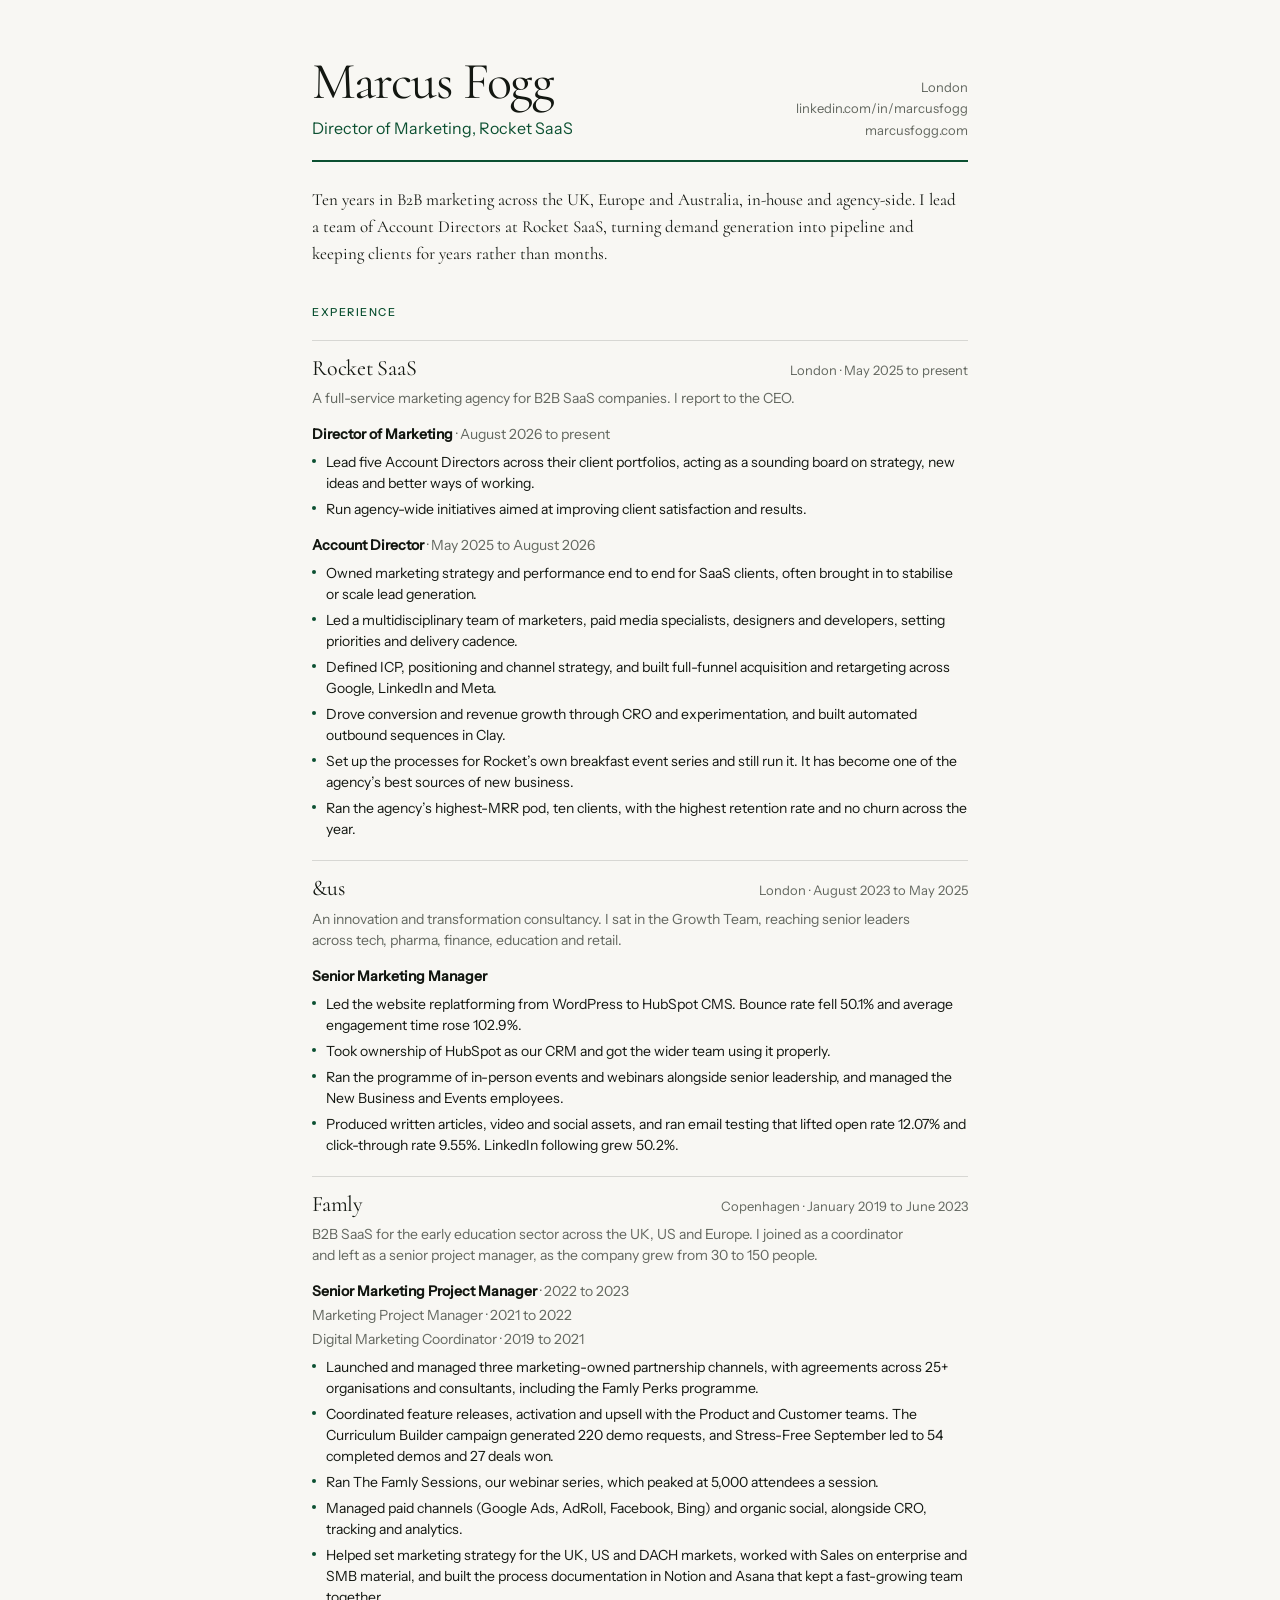
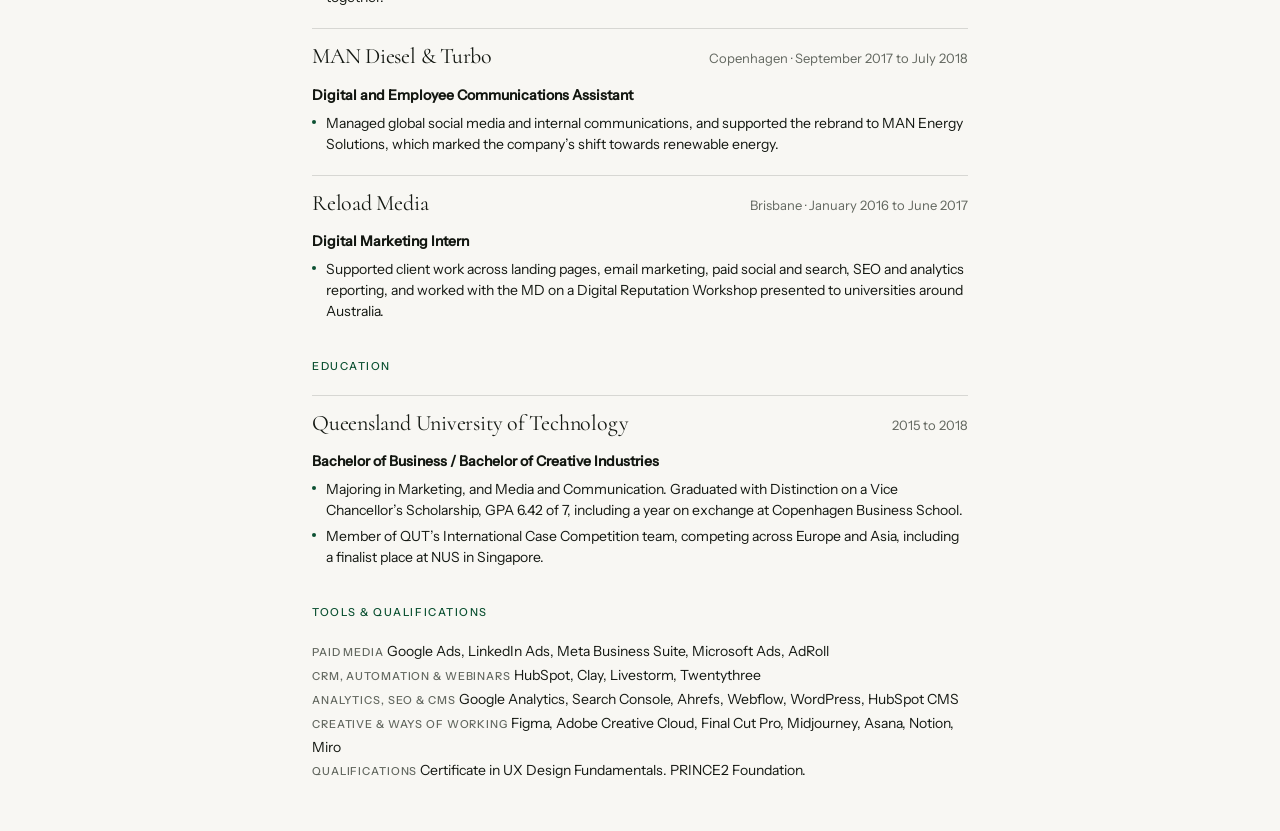
<file: cv.html>
<!DOCTYPE html>
<html lang="en-GB">
<head>
<meta charset="utf-8">
<meta name="viewport" content="width=device-width, initial-scale=1">
<title>Marcus Fogg | CV</title>
<meta name="description" content="CV for Marcus Fogg, Director of Marketing at Rocket SaaS. Demand generation, positioning and event programmes for B2B SaaS, with ten years across the UK, Europe and Australia.">
<link rel="canonical" href="https://marcusfogg.com/cv.html">
<meta name="author" content="Marcus Fogg">
<meta name="theme-color" content="#f8f7f3">

<meta property="og:type" content="profile">
<meta property="og:url" content="https://marcusfogg.com/cv.html">
<meta property="og:site_name" content="Marcus Fogg">
<meta property="og:title" content="Marcus Fogg | CV">
<meta property="og:description" content="Director of Marketing at Rocket SaaS. Demand generation, positioning and event programmes for B2B SaaS.">
<meta property="og:image" content="https://marcusfogg.com/assets/img/og-marcus-fogg.jpg">
<meta property="og:image:width" content="1200">
<meta property="og:image:height" content="630">
<meta property="og:locale" content="en_GB">
<meta name="twitter:card" content="summary_large_image">
<meta name="twitter:image" content="https://marcusfogg.com/assets/img/og-marcus-fogg.jpg">

<link rel="icon" href="assets/img/favicon.svg" type="image/svg+xml">
<link rel="stylesheet" href="assets/css/styles.css">
<link rel="stylesheet" href="assets/css/cv.css">
</head>
<body class="cv-page">

<article class="cv">

  <header class="cv__header">
    <div>
      <h1 class="cv__name">Marcus Fogg</h1>
      <p class="cv__role">Director of Marketing, Rocket SaaS</p>
    </div>
    <ul class="cv__contact">
      <li>London</li>
      <li><a href="https://www.linkedin.com/in/marcusfogg/">linkedin.com/in/marcusfogg</a></li>
      <li><a href="https://marcusfogg.com">marcusfogg.com</a></li>
    </ul>
  </header>

  <p class="cv__intro">
    Ten years in B2B marketing across the UK, Europe and Australia, in-house and
    agency-side. I lead a team of Account Directors at Rocket SaaS, turning demand
    generation into pipeline and keeping clients for years rather than months.
  </p>

  <section class="cv__section">
    <h2 class="eyebrow eyebrow--green">Experience</h2>

    <div class="job">
      <div class="job__head">
        <h3 class="job__org">Rocket SaaS</h3>
        <p class="job__meta">London &middot; May 2025 to present</p>
      </div>
      <p class="job__blurb">
        A full-service marketing agency for B2B SaaS companies. I report to the CEO.
      </p>

      <p class="job__title">Director of Marketing <span>August 2026 to present</span></p>
      <ul class="job__points">
        <li>Lead five Account Directors across their client portfolios, acting as a sounding board on strategy, new ideas and better ways of working.</li>
        <li>Run agency-wide initiatives aimed at improving client satisfaction and results.</li>
      </ul>

      <p class="job__title">Account Director <span>May 2025 to August 2026</span></p>
      <ul class="job__points">
        <li>Owned marketing strategy and performance end to end for SaaS clients, often brought in to stabilise or scale lead generation.</li>
        <li>Led a multidisciplinary team of marketers, paid media specialists, designers and developers, setting priorities and delivery cadence.</li>
        <li>Defined ICP, positioning and channel strategy, and built full-funnel acquisition and retargeting across Google, LinkedIn and Meta.</li>
        <li>Drove conversion and revenue growth through CRO and experimentation, and built automated outbound sequences in Clay.</li>
        <li>Set up the processes for Rocket&rsquo;s own breakfast event series and still run it. It has become one of the agency&rsquo;s best sources of new business.</li>
        <li>Ran the agency&rsquo;s highest-MRR pod, ten clients, with the highest retention rate and no churn across the year.</li>
      </ul>
    </div>

    <div class="job">
      <div class="job__head">
        <h3 class="job__org">&amp;us</h3>
        <p class="job__meta">London &middot; August 2023 to May 2025</p>
      </div>
      <p class="job__blurb">
        An innovation and transformation consultancy. I sat in the Growth Team, reaching
        senior leaders across tech, pharma, finance, education and retail.
      </p>
      <p class="job__title">Senior Marketing Manager</p>
      <ul class="job__points">
        <li>Led the website replatforming from WordPress to HubSpot CMS. Bounce rate fell 50.1% and average engagement time rose 102.9%.</li>
        <li>Took ownership of HubSpot as our CRM and got the wider team using it properly.</li>
        <li>Ran the programme of in-person events and webinars alongside senior leadership, and managed the New Business and Events employees.</li>
        <li>Produced written articles, video and social assets, and ran email testing that lifted open rate 12.07% and click-through rate 9.55%. LinkedIn following grew 50.2%.</li>
      </ul>
    </div>

    <div class="job">
      <div class="job__head">
        <h3 class="job__org">Famly</h3>
        <p class="job__meta">Copenhagen &middot; January 2019 to June 2023</p>
      </div>
      <p class="job__blurb">
        B2B SaaS for the early education sector across the UK, US and Europe. I joined as
        a coordinator and left as a senior project manager, as the company grew from 30 to
        150 people.
      </p>

      <p class="job__title">
        Senior Marketing Project Manager <span>2022 to 2023</span>
      </p>
      <p class="job__title job__title--prior">
        Marketing Project Manager <span>2021 to 2022</span>
      </p>
      <p class="job__title job__title--prior">
        Digital Marketing Coordinator <span>2019 to 2021</span>
      </p>
      <ul class="job__points">
        <li>Launched and managed three marketing-owned partnership channels, with agreements across 25+ organisations and consultants, including the Famly Perks programme.</li>
        <li>Coordinated feature releases, activation and upsell with the Product and Customer teams. The Curriculum Builder campaign generated 220 demo requests, and Stress-Free September led to 54 completed demos and 27 deals won.</li>
        <li>Ran The Famly Sessions, our webinar series, which peaked at 5,000 attendees a session.</li>
        <li>Managed paid channels (Google Ads, AdRoll, Facebook, Bing) and organic social, alongside CRO, tracking and analytics.</li>
        <li>Helped set marketing strategy for the UK, US and DACH markets, worked with Sales on enterprise and SMB material, and built the process documentation in Notion and Asana that kept a fast-growing team together.</li>
      </ul>
    </div>

    <div class="job">
      <div class="job__head">
        <h3 class="job__org">MAN Diesel &amp; Turbo</h3>
        <p class="job__meta">Copenhagen &middot; September 2017 to July 2018</p>
      </div>
      <p class="job__title">Digital and Employee Communications Assistant</p>
      <ul class="job__points">
        <li>Managed global social media and internal communications, and supported the rebrand to MAN Energy Solutions, which marked the company&rsquo;s shift towards renewable energy.</li>
      </ul>
    </div>

    <div class="job">
      <div class="job__head">
        <h3 class="job__org">Reload Media</h3>
        <p class="job__meta">Brisbane &middot; January 2016 to June 2017</p>
      </div>
      <p class="job__title">Digital Marketing Intern</p>
      <ul class="job__points">
        <li>Supported client work across landing pages, email marketing, paid social and search, SEO and analytics reporting, and worked with the MD on a Digital Reputation Workshop presented to universities around Australia.</li>
      </ul>
    </div>
  </section>

  <section class="cv__section">
    <h2 class="eyebrow eyebrow--green">Education</h2>
    <div class="job">
      <div class="job__head">
        <h3 class="job__org">Queensland University of Technology</h3>
        <p class="job__meta">2015 to 2018</p>
      </div>
      <p class="job__title">Bachelor of Business / Bachelor of Creative Industries</p>
      <ul class="job__points">
        <li>Majoring in Marketing, and Media and Communication. Graduated with Distinction on a Vice Chancellor&rsquo;s Scholarship, GPA 6.42 of 7, including a year on exchange at Copenhagen Business School.</li>
        <li>Member of QUT&rsquo;s International Case Competition team, competing across Europe and Asia, including a finalist place at NUS in Singapore.</li>
      </ul>
    </div>
  </section>

  <section class="cv__section">
    <h2 class="eyebrow eyebrow--green">Tools &amp; qualifications</h2>
    <dl class="kit">
      <dt>Paid media</dt>
      <dd>Google Ads, LinkedIn Ads, Meta Business Suite, Microsoft Ads, AdRoll</dd>
      <dt>CRM, automation &amp; webinars</dt>
      <dd>HubSpot, Clay, Livestorm, Twentythree</dd>
      <dt>Analytics, SEO &amp; CMS</dt>
      <dd>Google Analytics, Search Console, Ahrefs, Webflow, WordPress, HubSpot CMS</dd>
      <dt>Creative &amp; ways of working</dt>
      <dd>Figma, Adobe Creative Cloud, Final Cut Pro, Midjourney, Asana, Notion, Miro</dd>
      <dt>Qualifications</dt>
      <dd>Certificate in UX Design Fundamentals. PRINCE2 Foundation.</dd>
    </dl>
  </section>

</article>

</body>
</html>
</file>
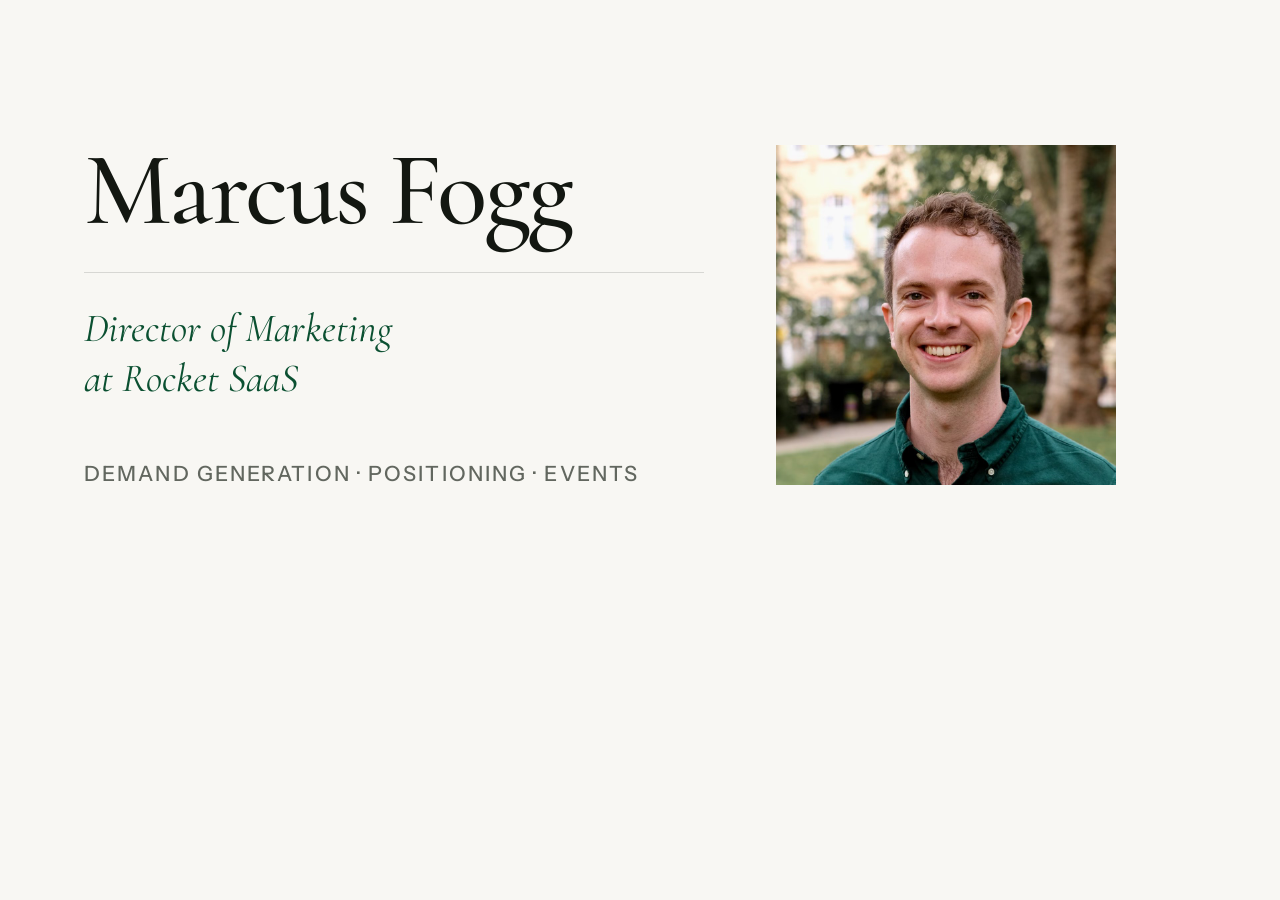
<file: scripts/og-card.html>
<!DOCTYPE html>
<!-- Source for assets/img/og-marcus-fogg.jpg, the image LinkedIn and the rest
     show when the site is shared. Rendered at 1200x630 by scripts/og-image.py.
     It pulls the real stylesheet, so the tokens and webfonts are the site's. -->
<html lang="en-GB">
<head>
<meta charset="utf-8">
<!-- It lives in the repo, so GitHub Pages serves it. Keep it out of search. -->
<meta name="robots" content="noindex">
<link rel="stylesheet" href="../assets/css/styles.css">
<style>
  html, body { margin: 0; padding: 0; }
  body {
    width: 1200px;
    height: 630px;
    overflow: hidden;
    background: var(--cream);
    display: flex;
  }

  .card {
    flex: 1;
    display: grid;
    grid-template-columns: 1fr 340px;
    gap: 72px;
    align-items: center;
    padding: 0 84px;
  }

  .name {
    font-family: var(--display);
    font-size: 104px;
    font-weight: 500;
    line-height: 1;
    letter-spacing: -0.025em;
    color: var(--ink);
  }
  .role {
    margin-top: 30px;
    padding-top: 30px;
    border-top: 1px solid var(--rule);
    font-family: var(--display);
    font-size: 40px;
    font-style: italic;
    line-height: 1.25;
    color: var(--green);
  }
  .skills {
    margin-top: 26px;
    font-family: var(--sans);
    font-size: 21px;
    font-weight: 500;
    letter-spacing: 0.1em;
    text-transform: uppercase;
    color: var(--muted);
  }

  .portrait { width: 340px; height: 340px; }
  .portrait img { width: 100%; height: 100%; object-fit: cover; }
</style>
</head>
<body>
  <div class="card">
    <div>
      <p class="name">Marcus Fogg</p>
      <p class="role">Director of Marketing<br>at Rocket SaaS</p>
      <p class="skills">Demand generation &middot; Positioning &middot; Events</p>
    </div>
    <div class="portrait">
      <img src="../assets/img/marcus-fogg-1024.jpg" alt="">
    </div>
  </div>
</body>
</html>
</file>
<file: assets/css/styles.css>
/* =============================================================================
   Marcus Fogg, portfolio
   Design tokens, then layout, then components, in the order the page uses them.
   ========================================================================== */

/* ------------------------------------------------------------- Webfonts --
   Self-hosted so the site makes no third-party requests and keeps working
   if Google Fonts is blocked or slow. Latin subsets only.
   -------------------------------------------------------------------------- */

@font-face {
  font-family: "Cormorant";
  src: url("../fonts/cormorant-latin-400-normal.woff2") format("woff2");
  font-weight: 400; font-style: normal; font-display: swap;
}
@font-face {
  font-family: "Cormorant";
  src: url("../fonts/cormorant-latin-400-italic.woff2") format("woff2");
  font-weight: 400; font-style: italic; font-display: swap;
}
@font-face {
  font-family: "Cormorant";
  src: url("../fonts/cormorant-latin-500-normal.woff2") format("woff2");
  font-weight: 500; font-style: normal; font-display: swap;
}
@font-face {
  font-family: "Instrument Sans";
  src: url("../fonts/instrument-sans-latin-400-normal.woff2") format("woff2");
  font-weight: 400; font-style: normal; font-display: swap;
}
@font-face {
  font-family: "Instrument Sans";
  src: url("../fonts/instrument-sans-latin-500-normal.woff2") format("woff2");
  font-weight: 500; font-style: normal; font-display: swap;
}

:root {
  /* Colour */
  --cream:      #f8f7f3;
  --ink:        #131711;
  --ink-deep:   #101610;
  --green:      #0b5031;
  --mist:       #edf4ee;
  --muted:      #62675f;
  --on-dark:    #c1cbbf;
  --rule:       rgba(19, 23, 17, 0.14);
  --rule-dark:  rgba(248, 247, 243, 0.18);

  /* Type */
  --display: "Cormorant", "Cormorant Garamond", Georgia, serif;
  --sans: "Instrument Sans", -apple-system, BlinkMacSystemFont, "Segoe UI", Helvetica, Arial, sans-serif;

  --fs-h1:      clamp(2.75rem, 2.139rem + 2.612vw, 4.75rem);
  --fs-h2:      clamp(2.25rem, 1.714rem + 2.286vw, 4rem);
  --fs-h3:      clamp(1.75rem, 1.444rem + 1.306vw, 2.75rem);
  --fs-stat:    clamp(3.5rem, 2.58rem + 3.92vw, 6.5rem);
  --fs-stat-md: clamp(2.25rem, 1.75rem + 1.6vw, 3.25rem);
  --fs-stat-sm: clamp(2rem, 1.6rem + 1.2vw, 2.75rem);
  --fs-proof:   clamp(1.625rem, 1.4rem + 0.7vw, 2.125rem);
  --fs-role:    clamp(1.4375rem, 1.35rem + 0.35vw, 1.75rem);
  --fs-lead:    clamp(1.0625rem, 1rem + 0.3vw, 1.1875rem);
  --fs-body:    1rem;
  --fs-small:   0.9375rem;
  --fs-eyebrow: 0.6875rem;

  /* Space */
  --gutter: clamp(1.25rem, 4vw, 2.5rem);
  --section-y: clamp(4rem, 2rem + 8vw, 7.5rem);
  --container: 1140px;
  /* The sticky header's height, and the room anything has to leave to clear
     it. They're separate because the header can end up taller than the clamp
     when the nav wraps onto a second line on a narrow screen: the script
     measures the real height into --header-clear, and this stays the fallback
     for when it can't. Keeping them apart also stops min-height being fed its
     own measurement, which would leave the header unable to shrink again. */
  --header-h: clamp(4.75rem, 2.5rem + 4.5vw, 7rem);
  --header-clear: var(--header-h);
}

/* ---------------------------------------------------------------- Reset -- */

*, *::before, *::after { box-sizing: border-box; }

html { -webkit-text-size-adjust: 100%; scroll-behavior: smooth; }

@media (prefers-reduced-motion: reduce) {
  html { scroll-behavior: auto; }
  *, *::before, *::after {
    animation-duration: 0.01ms !important;
    transition-duration: 0.01ms !important;
  }
}

body {
  margin: 0;
  background: var(--cream);
  color: var(--ink);
  font-family: var(--sans);
  font-size: var(--fs-body);
  line-height: 1.65;
  -webkit-font-smoothing: antialiased;
  text-rendering: optimizeLegibility;
}

h1, h2, h3 { margin: 0; font-weight: 400; }
p { margin: 0; }
img { max-width: 100%; height: auto; display: block; }
ol, ul { margin: 0; padding: 0; list-style: none; }

a { color: inherit; }

:focus-visible {
  outline: 2px solid var(--green);
  outline-offset: 3px;
  border-radius: 2px;
}

.skip-link {
  position: absolute;
  left: -9999px;
  top: 0;
  z-index: 100;
  padding: 0.75rem 1.25rem;
  background: var(--ink);
  color: var(--cream);
  font-size: var(--fs-small);
  text-decoration: none;
}
.skip-link:focus { left: 0; }

/* ------------------------------------------------------------ Primitives -- */

.container {
  width: 100%;
  max-width: var(--container);
  margin-inline: auto;
  padding-inline: var(--gutter);
}

/* Clears the sticky header, so a jump from the nav doesn't land underneath it,
   plus a little air. Tied to --header-h so the two can't drift apart. */
section[id] { scroll-margin-top: calc(var(--header-clear) + 1rem); }

.eyebrow {
  font-family: var(--sans);
  font-size: var(--fs-eyebrow);
  font-weight: 500;
  letter-spacing: 0.14em;
  text-transform: uppercase;
  color: var(--muted);
  margin: 0;
}
.eyebrow--green    { color: var(--green); }
.eyebrow--dim      { color: var(--on-dark); }
.eyebrow--on-green { color: rgba(248, 247, 243, 0.65); }

.section-title {
  font-family: var(--display);
  font-size: var(--fs-h2);
  line-height: 1.08;
  letter-spacing: -0.02em;
  color: var(--ink);
  margin-top: 1.25rem;
}
.section-title em {
  font-style: italic;
  color: var(--green);
}
.section-title--on-dark { color: var(--cream); }
.section-title--on-dark em { color: var(--on-dark); }

.lead {
  font-size: var(--fs-lead);
  line-height: 1.7;
  color: var(--ink);
  max-width: 34em;
}
.lead--on-dark { color: var(--on-dark); }

/* Buttons and links */

.btn {
  display: inline-flex;
  align-items: center;
  justify-content: center;
  padding: 1.0625rem 1.875rem;
  font-family: var(--sans);
  font-size: var(--fs-eyebrow);
  font-weight: 500;
  letter-spacing: 0.11em;
  text-transform: uppercase;
  text-decoration: none;
  border: 1px solid transparent;
  cursor: pointer;
  transition: background-color 0.2s ease, color 0.2s ease, border-color 0.2s ease;
}

.btn--solid {
  background: var(--ink);
  color: var(--cream);
}
.btn--solid:hover { background: var(--green); }

.btn--outline {
  background: transparent;
  color: var(--cream);
  border-color: var(--rule-dark);
  width: 100%;
}
.btn--outline:hover {
  background: var(--cream);
  color: var(--ink-deep);
  border-color: var(--cream);
}

.btn--light {
  background: var(--cream);
  color: var(--green);
  align-self: flex-start;
  padding-inline: 2.5rem;
}
.btn--light:hover { background: #fff; }

.link-underline {
  text-decoration: none;
  border-bottom: 1px solid currentColor;
  padding-bottom: 2px;
  font-size: var(--fs-small);
  transition: color 0.2s ease, opacity 0.2s ease;
}
.link-underline:hover { color: var(--green); }
.link-underline--on-dark { color: var(--cream); }
.link-underline--on-dark:hover { color: var(--cream); opacity: 0.7; }

/* ---------------------------------------------------------------- Header -- */

/* Sticky, opaque and self-contained, so it reads the same over the cream, the
   near-black Selected work panel and the green Contact block. A hairline fades
   in once you've left the hero, which is the only thing that changes: its
   height is deliberately constant.

   It's in normal flow, so shrinking it on scroll would shorten the document
   and shunt everything below it upwards, which also lands anchor jumps
   underneath the bar. min-height rather than height so it can still grow if
   the nav wraps on a narrow screen. */
.site-header {
  position: sticky;
  top: 0;
  z-index: 50;
  display: flex;
  align-items: center;
  min-height: var(--header-h);
  padding-block: 0.75rem;
  background: var(--cream);
  border-bottom: 1px solid transparent;
  transition: border-color 0.3s ease;
}
.site-header.is-stuck { border-bottom-color: var(--rule); }

/* Scaled rather than resized: transform runs on the compositor, so dragging
   the scrollbar doesn't cost a layout on every frame. */
.site-header__progress {
  position: absolute;
  left: 0;
  bottom: -1px;
  width: 100%;
  height: 2px;
  background: var(--green);
  transform: scaleX(0);
  transform-origin: left center;
}

.site-header__inner {
  display: flex;
  align-items: center;
  justify-content: space-between;
  gap: 1.5rem;
  flex-wrap: wrap;
}
/* Below this the nav can't share a line with the wordmark, so it wraps. Tighten
   the row gap: on a phone the header is stuck to the top of a short screen and
   every pixel it takes is one less of the page. */
@media (max-width: 34rem) {
  .site-header__inner { gap: 0.5rem 1.5rem; }
}

.wordmark {
  font-family: var(--display);
  font-size: clamp(1.375rem, 1.3rem + 0.25vw, 1.625rem);
  font-weight: 500;
  letter-spacing: 0.005em;
  text-decoration: none;
  color: var(--ink);
}

/* Wraps rather than overflows. With five items there isn't room for one line on
   the narrowest phones, and a second row of nav is better than a page that
   scrolls sideways. */
.site-nav {
  display: flex;
  flex-wrap: wrap;
  gap: 0.45rem clamp(1.25rem, 3vw, 2.5rem);
}
@media (max-width: 24rem) {
  .site-nav { gap: 0.45rem 0.875rem; }
}
.site-nav a {
  font-size: var(--fs-eyebrow);
  font-weight: 500;
  letter-spacing: 0.11em;
  text-transform: uppercase;
  text-decoration: none;
  color: var(--muted);
  padding-bottom: 3px;
  border-bottom: 1px solid transparent;
  transition: color 0.2s ease, border-color 0.2s ease;
}
.site-nav a:hover { color: var(--green); }
.site-nav a.is-current {
  color: var(--ink);
  border-bottom-color: var(--ink);
}

/* ------------------------------------------------------------------ Hero -- */

.hero { padding-block: clamp(2.5rem, 1rem + 5vw, 5rem) clamp(3.5rem, 2rem + 6vw, 6rem); }

.hero__inner {
  display: grid;
  gap: clamp(2.5rem, 5vw, 3.5rem);
  align-items: start;
}

.hero__title {
  font-family: var(--display);
  font-size: var(--fs-h1);
  line-height: 1.04;
  letter-spacing: -0.025em;
  margin-top: 1.5rem;
}
/* nothing above it now, so it starts level with the portrait */
.hero__title--lead { margin-top: 0; }
.hero__title em {
  font-style: italic;
  color: var(--green);
}

.hero .lead { margin-top: 1.75rem; }

.hero__actions {
  display: flex;
  align-items: center;
  gap: clamp(1.25rem, 3vw, 2.25rem);
  flex-wrap: wrap;
  margin-top: 2.5rem;
}

.hero__portrait { margin: 0; max-width: 300px; }
.hero__portrait img { width: 100%; }
.hero__portrait figcaption {
  margin-top: 0.875rem;
  font-size: var(--fs-small);
  color: var(--muted);
}

@media (min-width: 60rem) {
  .hero__inner {
    grid-template-columns: minmax(0, 624fr) minmax(0, 291fr);
  }
  /* A square portrait can't fill a hero this tall, so rather than leave the
     whole gap under it, centre it against the lead paragraph and let the space
     fall either side. */
  .hero__portrait { justify-self: end; align-self: center; }
}

/* ------------------------------------------------------------- Worked at -- */

.employers {
  border-top: 1px solid var(--rule);
  padding-block: clamp(2rem, 1.25rem + 2.25vw, 3rem);
}

/* Three identical sets scroll past; translating the track by exactly one set
   width puts set 2 where set 1 started, so the loop has no seam. Each set
   carries a trailing gap of its own, which is why the maths lands on -1/3. */
.marquee {
  overflow: hidden;
  /* fades the logos out at both edges instead of clipping them mid-mark */
  mask-image: linear-gradient(to right, transparent, #000 8%, #000 92%, transparent);
  -webkit-mask-image: linear-gradient(to right, transparent, #000 8%, #000 92%, transparent);
}
.marquee__track {
  display: flex;
  width: max-content;
  animation: marquee-scroll 42s linear infinite;
}
.marquee:hover .marquee__track,
.marquee:focus-within .marquee__track { animation-play-state: paused; }

@keyframes marquee-scroll {
  from { transform: translateX(0); }
  to   { transform: translateX(-33.3333%); }
}

.marquee__set {
  --logo-base: clamp(1.625rem, 1.35rem + 0.7vw, 1.875rem);
  --logo-gap: clamp(3rem, 1.5rem + 5vw, 6rem);
  display: flex;
  align-items: center;
  flex: none;
  gap: var(--logo-gap);
  padding-right: var(--logo-gap);
}
/* One colour file per logo does all three states. brightness(0) crushes every
   channel to zero without touching alpha, so the artwork becomes the same
   silhouette a mono file would give, holes and all; opacity() then sits it back
   at the weight the row wants. Dropping the filter on hover reveals the real
   brand colours with no second request. */
.marquee__set img {
  height: calc(var(--logo-base) * var(--s, 1));
  width: auto;
  max-width: none;
  filter: brightness(0) opacity(0.58);
  transition: filter 0.45s ease;
}
.marquee__set li:hover img,
.marquee__set li:focus-within img { filter: none; }

/* No animation for anyone who's asked for less motion. The row becomes a
   plain scrollable strip so every logo is still reachable. */
@media (prefers-reduced-motion: reduce) {
  .marquee { overflow-x: auto; }
  .marquee__track { animation: none; }
}

/* ------------------------------------------------------------- Proof row -- */

.proof {
  border-top: 1px solid var(--rule);
  padding-block: clamp(2.25rem, 1rem + 3vw, 3.25rem);
}
.proof__grid {
  display: grid;
  gap: clamp(1.75rem, 4vw, 3rem);
}
.proof__figure {
  font-family: var(--display);
  font-size: var(--fs-proof);
  line-height: 1.15;
  letter-spacing: -0.02em;
  color: var(--green);
}
.proof__label {
  margin-top: 0.375rem;
  font-size: var(--fs-small);
  color: var(--muted);
}

@media (min-width: 48rem) {
  .proof__grid { grid-template-columns: repeat(3, minmax(0, 1fr)); }
}

/* --------------------------------------------------------- Selected work -- */

.work {
  background: var(--ink-deep);
  color: var(--cream);
  padding-block: var(--section-y);
}
.work__intro { margin-top: 1.75rem; }

.work__grid {
  display: grid;
  gap: clamp(1.25rem, 2.5vw, 1.75rem);
  margin-top: clamp(3rem, 5vw, 4.5rem);
}
@media (min-width: 52rem) {
  .work__grid { grid-template-columns: repeat(2, minmax(0, 1fr)); }
}

/* only the first grid needs the big gap down from the intro */
.work__grid + .work__grid { margin-top: clamp(1.25rem, 2.5vw, 1.75rem); }

@media (min-width: 52rem) {
  .work__grid--compact { grid-template-columns: repeat(3, minmax(0, 1fr)); }
}

/* The whole card inverts to cream on hover and the whole card is the link.
   That also solves the logos: every one of these marks is drawn for a light
   background, so once the card itself is the light surface they can simply go
   to full colour, with no plaque needed behind them. */
.case {
  position: relative;
  display: flex;
  flex-direction: column;
  border: 1px solid var(--rule-dark);
  padding: clamp(1.5rem, 3.5vw, 2.5rem);
  transition: background-color 0.4s ease, border-color 0.4s ease;
}
.case:hover,
.case:focus-within {
  background: var(--cream);
  border-color: var(--cream);
}

/* Each of these carries its own colour, so none of them inherit their way to
   readable: they have to be named. */
.case:hover .eyebrow--dim,
.case:focus-within .eyebrow--dim,
.case:hover .case__summary,
.case:focus-within .case__summary,
.case:hover .stat__label,
.case:focus-within .stat__label { color: var(--muted); }

.case:hover .stat__figure,
.case:focus-within .stat__figure { color: var(--green); }

.case:hover .btn--outline,
.case:focus-within .btn--outline {
  color: var(--ink);
  border-color: var(--rule);
}
.case .btn--outline:hover {
  background: var(--ink);
  color: var(--cream);
  border-color: var(--ink);
}
/* The client logo is the card's heading. --logo-base sets the size in this
   context; each logo carries its own --s multiplier inline, because a two-line
   lockup and a bare wordmark need different heights to read at the same size.
   min-height reserves the tallest so the cards in a row stay aligned. */
.case__logo {
  --logo-base: clamp(1.5rem, 1.25rem + 0.7vw, 2rem);
  display: flex;
  align-items: center;
  min-height: calc(var(--logo-base) * 1.6);
  margin: 0;
}
/* The logo link stretches over the whole card, so clicking anywhere on it goes
   to the client. It must not be positioned itself, or the ::after would size
   to the logo instead of to .case. */
.case__logo a { display: inline-flex; }
.case__logo a::after {
  content: "";
  position: absolute;
  inset: 0;
}
.case__logo img {
  height: calc(var(--logo-base) * var(--s, 1));
  width: auto;
  filter: brightness(0) invert(1) opacity(0.92);
  transition: filter 0.4s ease;
}
.case:hover .case__logo img,
.case:focus-within .case__logo img { filter: none; }

/* Lifted above the stretched link so the case study button stays its own
   target rather than being swallowed by the card. */
.case .btn--outline {
  position: relative;
  z-index: 1;
}
.case__logo--sm {
  --logo-base: clamp(1.375rem, 1.15rem + 0.6vw, 1.75rem);
  min-height: calc(var(--logo-base) * 0.95);
}
.case__logo + .eyebrow { margin-top: 1.375rem; }

/* compact cards carry one figure and a line of context, no CTA */
.case--compact .stat { margin-top: 1.5rem; }
.case--compact .case__summary { margin-top: 1.5rem; }
.case__summary {
  margin-top: 1rem;
  color: var(--on-dark);
  max-width: 32em;
}
/* margin-bottom:auto on the figures soaks up whatever space is spare, which
   pushes the CTA to the floor so the two cards' buttons line up however much
   copy sits above them. Doing it here rather than on the button keeps the
   1.75rem gap intact on the taller card, where there's no spare space left. */
.case .stat-row { margin-bottom: auto; }
.case .btn--outline { margin-top: 1.75rem; }

/* three figures of equal weight, so no single number dominates the card */
.stat-row {
  display: grid;
  grid-template-columns: repeat(3, minmax(0, 1fr));
  gap: clamp(0.75rem, 2vw, 1.25rem);
  margin-top: 2.25rem;
}
.stat { margin: 0; }
.stat__figure {
  display: block;
  font-family: var(--display);
  font-size: var(--fs-stat-sm);
  line-height: 1;
  letter-spacing: -0.02em;
  color: var(--cream);
}
.stat__label {
  display: block;
  margin-top: 0.5rem;
  font-size: 0.8125rem;
  line-height: 1.45;
  color: var(--on-dark);
}

/* ------------------------------------------------- In-house: breakfasts -- */

/* Mist between the near-black Selected work panel and the cream About block,
   so the three read as three things rather than one long scroll. */
.events {
  background: var(--mist);
  padding-block: var(--section-y);
}

.events__grid {
  display: grid;
  gap: clamp(2.5rem, 5vw, 3.5rem);
  align-items: start;
  margin-top: clamp(2.5rem, 5vw, 3.5rem);
}
@media (min-width: 56rem) {
  .events__grid { grid-template-columns: minmax(0, 5fr) minmax(0, 6fr); }
}

.events__lead { max-width: 34em; }
.events__media { margin: 0; }
.events__caption {
  margin-top: 0.875rem;
  font-size: var(--fs-small);
  color: var(--muted);
}

.events .stat-row {
  margin-top: clamp(2.5rem, 5vw, 3.5rem);
  padding-top: clamp(1.75rem, 3vw, 2.25rem);
  border-top: 1px solid var(--rule);
}

/* The figures are white on the dark cards, so on mist they take the Proof row's
   treatment instead. */
.stat-row--light .stat__figure {
  color: var(--green);
  font-size: var(--fs-stat-md);
}
.stat-row--light .stat__label { color: var(--muted); }

/* --------------------------------------------------------------- Video -- */

.video {
  position: relative;
  aspect-ratio: 16 / 9;
  overflow: hidden;
  background: var(--ink-deep);
}
.video__play {
  position: absolute;
  inset: 0;
  display: block;
  cursor: pointer;
}
.video__play img {
  width: 100%;
  height: 100%;
  object-fit: cover;
  transition: transform 0.5s cubic-bezier(0.22, 0.61, 0.36, 1);
}
.video__play:hover img { transform: scale(1.03); }

.video__icon {
  position: absolute;
  left: 50%;
  top: 50%;
  width: clamp(3.25rem, 2.5rem + 2.5vw, 4.5rem);
  height: clamp(3.25rem, 2.5rem + 2.5vw, 4.5rem);
  transform: translate(-50%, -50%);
  transition: transform 0.3s cubic-bezier(0.22, 0.61, 0.36, 1);
}
.video__play:hover .video__icon { transform: translate(-50%, -50%) scale(1.08); }
.video__icon svg { width: 100%; height: 100%; display: block; }

/* Once the player is in, it fills the same box the poster did. */
.video iframe {
  position: absolute;
  inset: 0;
  width: 100%;
  height: 100%;
  border: 0;
}

/* ----------------------------------------------------------------- About -- */

.about { padding-block: var(--section-y); }

.about__grid {
  display: grid;
  gap: clamp(2.5rem, 5vw, 3.5rem);
  align-items: start;
}
@media (min-width: 56rem) {
  .about__grid { grid-template-columns: repeat(2, minmax(0, 1fr)); }
}

/* no eyebrow above this one, so the heading sits at the top of its column */
.about__title { margin-top: 0; }

.about__narrative p + p { margin-top: 1.25rem; }
.about__narrative .section-title + p { margin-top: 1.75rem; }
.about__narrative p { color: var(--ink); max-width: 32em; }
.about__narrative p:last-child { margin-top: 1.75rem; }

.about__photo {
  margin: clamp(2rem, 4vw, 2.75rem) 0 0;
  max-width: 100%;
}
/* No greyscale and no hover fill on either photo of Marcus: both render as
   shot. The colour-on-hover treatment is on the logos only. */
.about__photo img { width: 100%; }

.role {
  border-top: 1px solid var(--rule);
  padding-block: clamp(1.25rem, 2.5vw, 1.75rem);
}
.role:last-child { border-bottom: 1px solid var(--rule); }
.role__title {
  font-family: var(--display);
  font-size: var(--fs-role);
  letter-spacing: -0.01em;
}
.role__detail {
  margin-top: 0.625rem;
  font-size: var(--fs-small);
  color: var(--muted);
  max-width: 36em;
}

/* ------------------------------------------------------------ How I work -- */

.approach {
  background: var(--mist);
  padding-block: var(--section-y);
}

.pillars {
  display: grid;
  gap: clamp(2rem, 4vw, 3rem);
  margin-top: clamp(2.5rem, 5vw, 4rem);
}
@media (min-width: 40rem) {
  .pillars { grid-template-columns: repeat(2, minmax(0, 1fr)); }
}
@media (min-width: 64rem) {
  .pillars { grid-template-columns: repeat(4, minmax(0, 1fr)); }
}

.pillar { border-top: 1px solid var(--rule); padding-top: 1.5rem; }
/* stroke-width is 1 on a 24 unit box, so at this size the line stays close to
   the weight of the hairline rules rather than thickening with the icon */
.pillar__icon {
  display: block;
  width: clamp(2.25rem, 1.9rem + 1.1vw, 2.75rem);
  height: clamp(2.25rem, 1.9rem + 1.1vw, 2.75rem);
  color: var(--green);
  transition: transform 0.4s cubic-bezier(0.22, 0.61, 0.36, 1);
}
/* The strokes draw themselves in when the pillar scrolls up. The dash lengths
   and the per-shape delays are set in JS, which can measure each shape;
   without JS the icons simply render as normal. */
.pillar:hover .pillar__icon { transform: translateY(-3px) scale(1.06); }
.pillar__title {
  margin-top: 1.125rem;
  font-family: var(--display);
  font-size: clamp(1.5rem, 1.35rem + 0.6vw, 1.875rem);
  line-height: 1.2;
}
.pillar__detail {
  margin-top: 0.875rem;
  font-size: var(--fs-small);
  color: var(--muted);
}

/* --------------------------------------------------------------- Contact -- */

.contact {
  background: var(--green);
  color: var(--cream);
  padding-block: var(--section-y);
}

.contact .lead { margin-top: 1.75rem; }

.contact__intro { max-width: 40rem; }

.contact__actions {
  display: flex;
  align-items: center;
  gap: clamp(1.25rem, 3vw, 2.25rem);
  flex-wrap: wrap;
  margin-top: 2.5rem;
}
/* the email address is the button label, so let it set its own width */
.contact__actions .btn--light {
  text-transform: none;
  letter-spacing: normal;
  font-size: var(--fs-body);
  padding-inline: 1.875rem;
}

/* ---------------------------------------------------------------- Footer -- */

.site-footer {
  padding-block: clamp(1.75rem, 3vw, 2.5rem);
}
.site-footer__inner {
  display: flex;
  align-items: center;
  justify-content: space-between;
  gap: 1.25rem;
  flex-wrap: wrap;
}
.site-footer__name {
  font-family: var(--display);
  font-size: clamp(1.125rem, 1.05rem + 0.3vw, 1.3125rem);
}
.site-footer__links {
  display: flex;
  gap: clamp(1.25rem, 3vw, 2rem);
}
.site-footer__links a {
  font-size: var(--fs-eyebrow);
  font-weight: 500;
  letter-spacing: 0.11em;
  text-transform: uppercase;
  text-decoration: none;
  color: var(--muted);
  transition: color 0.2s ease;
}
.site-footer__links a:hover { color: var(--green); }
</file>
<file: assets/css/cv.css>
/* =============================================================================
   CV. Inherits the site's tokens and webfaces from styles.css, then sets a
   denser type scale, because a CV is read close up and printed at A4.
   ========================================================================== */

.cv-page {
  background: var(--cream);
  font-size: 10.5pt;
  line-height: 1.5;
}

.cv {
  max-width: 46rem;
  margin-inline: auto;
  padding: clamp(2rem, 5vw, 3.5rem) clamp(1.25rem, 4vw, 2.5rem) 3rem;
}

/* ---------------------------------------------------------------- Header -- */

.cv__header {
  display: flex;
  flex-wrap: wrap;
  align-items: flex-end;
  justify-content: space-between;
  gap: 1.25rem 2rem;
  padding-bottom: 1.25rem;
  border-bottom: 2px solid var(--green);
}

.cv__name {
  font-family: var(--display);
  font-size: clamp(2.5rem, 2rem + 2vw, 3.25rem);
  line-height: 1;
  letter-spacing: -0.025em;
}
.cv__role {
  margin-top: 0.5rem;
  font-size: 1rem;
  color: var(--green);
}

.cv__contact {
  display: flex;
  flex-direction: column;
  gap: 0.125rem;
  font-size: 0.8125rem;
  color: var(--muted);
  text-align: right;
}
.cv__contact a {
  text-decoration: none;
  color: inherit;
}
.cv__contact a:hover { color: var(--green); }

.cv__intro {
  margin-top: 1.5rem;
  font-size: 1.0625rem;
  line-height: 1.6;
  font-family: var(--display);
  max-width: 38em;
}

/* --------------------------------------------------------------- Sections -- */

.cv__section { margin-top: 2.25rem; }
.cv__section .eyebrow { margin-bottom: 1.25rem; }

/* ------------------------------------------------------------------- Jobs -- */

.job {
  padding-top: 0.875rem;
  border-top: 1px solid var(--rule);
}
.job + .job { margin-top: 1.25rem; }

.job__head {
  display: flex;
  flex-wrap: wrap;
  align-items: baseline;
  justify-content: space-between;
  gap: 0.25rem 1.5rem;
}
.job__org {
  font-family: var(--display);
  font-size: 1.375rem;
  letter-spacing: -0.01em;
  line-height: 1.2;
}
.job__meta {
  font-size: 0.8125rem;
  color: var(--muted);
}

.job__blurb {
  margin-top: 0.4375rem;
  font-size: 0.875rem;
  color: var(--muted);
  max-width: 44em;
}

.job__title {
  margin-top: 0.9375rem;
  font-size: 0.875rem;
  font-weight: 600;
}
.job__title span {
  font-weight: 400;
  color: var(--muted);
}
.job__title span::before { content: " \00b7  "; }

/* earlier titles in the same company, stacked under the most recent one */
.job__title--prior {
  margin-top: 0.1875rem;
  font-weight: 400;
  color: var(--muted);
}

.job__points {
  margin-top: 0.4375rem;
  font-size: 0.875rem;
}
.job__points li {
  position: relative;
  padding-left: 0.875rem;
  margin-top: 0.3125rem;
  max-width: 48em;
}
.job__points li::before {
  content: "";
  position: absolute;
  left: 0;
  top: 0.5em;
  width: 4px;
  height: 4px;
  background: var(--green);
  border-radius: 50%;
}

/* ------------------------------------------------------- Tools and quals -- */

/* label and value share a row, which halves the block's height */
/* label and values share a line, running the full width of the page */
.kit {
  margin: 0;
  font-size: 0.875rem;
  line-height: 1.7;
}
.kit dt {
  display: inline;
  font-size: 0.6875rem;
  font-weight: 500;
  letter-spacing: 0.08em;
  text-transform: uppercase;
  color: var(--muted);
}
.kit dd {
  display: inline;
  margin: 0;
}
.kit dd::after {
  content: "\A";
  white-space: pre;
}

/* ------------------------------------------------------------------ Print -- */

/* Zero page margin so the cream reaches the paper edge. The text margin comes
   from padding on .cv, which would normally apply once to the whole box and
   leave page two starting hard against the edge. box-decoration-break: clone
   is what fixes that: it redraws the padding and the background on every
   fragment, so each sheet gets both the full-bleed colour and its own margin. */
@page {
  size: A4;
  margin: 0;
}

@media print {
  .cv-page {
    font-size: 9pt;
    line-height: 1.42;
    /* keep the cream and the green rules in the PDF */
    print-color-adjust: exact;
    -webkit-print-color-adjust: exact;
  }
  .cv {
    max-width: none;
    padding: 11mm 14mm;
    background: var(--cream);
    -webkit-box-decoration-break: clone;
    box-decoration-break: clone;
  }
  .cv__name { font-size: 27pt; }
  .cv__intro { font-size: 10pt; margin-top: 0.85rem; }
  .cv__section { margin-top: 0.8rem; }
  .cv__section .eyebrow { margin-bottom: 0.65rem; }
  .job { padding-top: 0.6rem; }
  .job + .job { margin-top: 0.7rem; }
  .job__org { font-size: 1.25rem; }
  .job__points li { margin-top: 0.2rem; }
  .job__title { margin-top: 0.7rem; }

  /* Let a long role flow across a break, but never strand a heading at the
     foot of a page away from the bullets it belongs to. */
  .job { break-inside: auto; }
  /* Keep a heading with what follows it, but let the blurb sit at the foot of
     a page if that's where it falls. Binding the whole chain together was
     pushing entire jobs onto the next page and wasting the bottom of this one. */
  .job__head,
  .job__title { break-after: avoid; }
  .job__points li { break-inside: avoid; }
  .cv__section .eyebrow { break-after: avoid; }

  a { text-decoration: none; color: inherit; }
}
</file>
